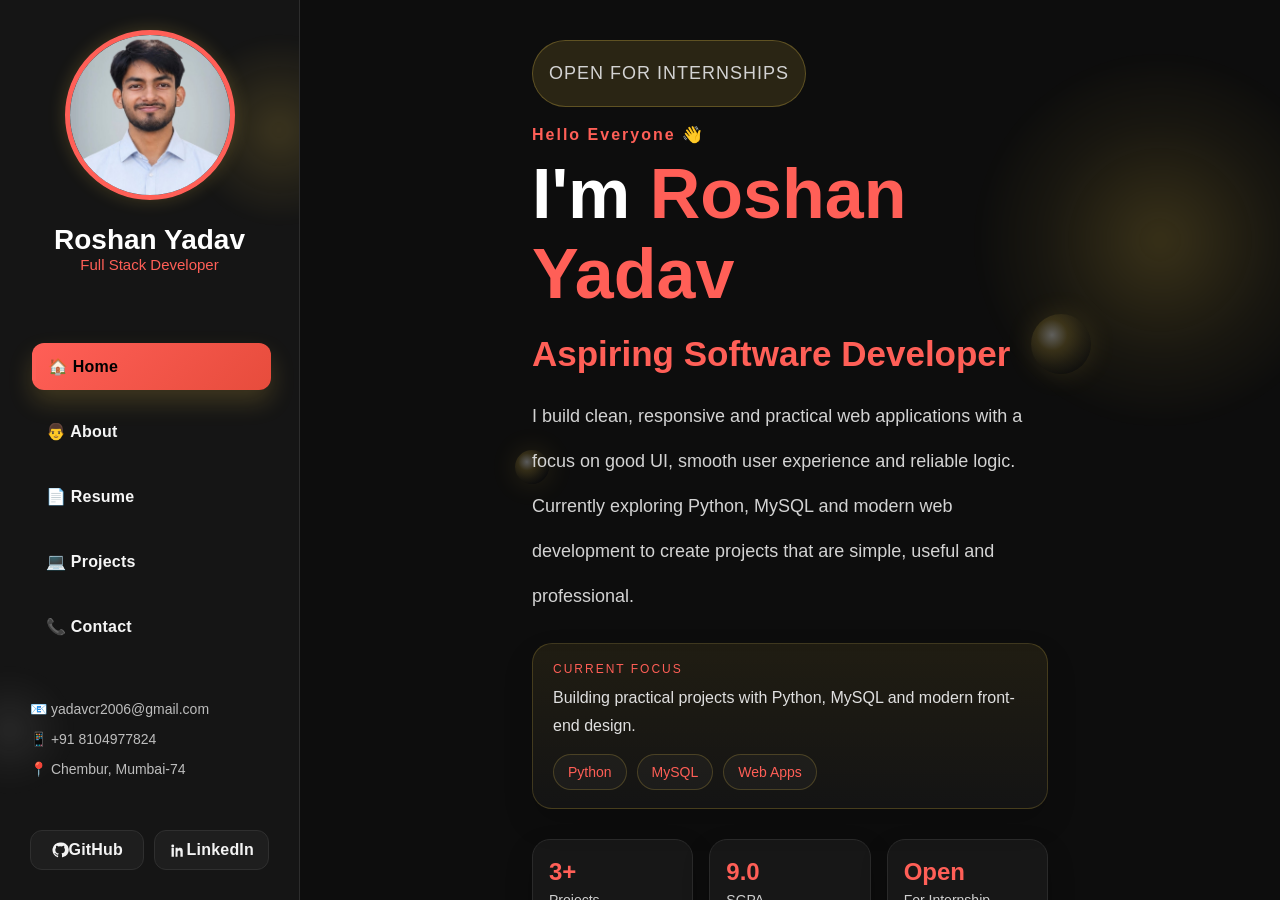
<file: index.html>
<!DOCTYPE html>
<html lang="en">

<head>

    <meta charset="UTF-8">

    <meta name="viewport" content="width=device-width, initial-scale=1.0">

    <title>Roshan Yadav | Portfolio</title>

    <link rel="stylesheet" href="style.css">

</head>

<body>

    <!-- ================= Sidebar ================= -->

    <aside class="sidebar">

        <div class="profile">

            <img src="profile.jpeg" alt="Roshan Yadav">

            <h2>Roshan Yadav</h2>

            <span class="role">Full Stack Developer</span>

        </div>

        <nav>

            <ul>

                <li><a class="active" href="#home">🏠 Home</a></li>

                <li><a href="#about">👨 About</a></li>

                <li><a href="#resume">📄 Resume</a></li>

                <li><a href="#projects">💻 Projects</a></li>

                <li><a href="#contact">📞 Contact</a></li>

            </ul>

        </nav>

        <div class="contact-info">

            <p>📧 yadavcr2006@gmail.com</p>

            <p>📱 +91 8104977824</p>

            <p>📍 Chembur, Mumbai-74</p>

        </div>

        <div class="social">

            <a href="#" aria-label="GitHub">
                <svg viewBox="0 0 24 24" aria-hidden="true">
                    <path d="M12 2a10 10 0 0 0-3.16 19.5c.5.1.68-.22.68-.48v-1.7c-2.77.6-3.36-1.18-3.36-1.18-.46-1.16-1.13-1.47-1.13-1.47-.93-.64.07-.63.07-.63 1.03.08 1.57 1.06 1.57 1.06.92 1.57 2.42 1.12 3.01.86.09-.67.36-1.12.65-1.38-2.21-.25-4.54-1.11-4.54-4.95 0-1.09.39-1.98 1.03-2.68-.11-.26-.45-1.3.1-2.71 0 0 .84-.27 2.75 1.02a9.4 9.4 0 0 1 5 0c1.91-1.29 2.75-1.02 2.75-1.02.55 1.41.21 2.45.1 2.71.64.7 1.03 1.59 1.03 2.68 0 3.85-2.34 4.7-4.56 4.95.37.32.7.94.7 1.9v2.82c0 .27.18.59.69.48A10 10 0 0 0 12 2z"/>
                </svg>
                <span>GitHub</span>
            </a>

            <a href="#" aria-label="LinkedIn">
                <svg viewBox="0 0 24 24" aria-hidden="true">
                    <path d="M6.94 6.5A1.94 1.94 0 1 1 3.06 6.5a1.94 1.94 0 0 1 3.88 0zM3.4 8.98h3.1V21H3.4V8.98zm5.34 0h2.97v1.64h.04c.41-.77 1.41-1.59 2.9-1.59 3.1 0 3.67 2.04 3.67 4.69V21h-3.1v-5.34c0-1.27-.03-2.91-1.77-2.91-1.77 0-2.04 1.38-2.04 2.81V21H8.74V8.98z"/>
                </svg>
                <span>LinkedIn</span>
            </a>

        </div>

    </aside>

    <!-- ================= Main Content ================= -->

    <main class="content">

        <section class="home" id="home">

            <div class="bubble-field" aria-hidden="true">

                <span></span>
                <span></span>
                <span></span>
                <span></span>
                <span></span>

            </div>

            <!-- Left Side -->

            <div class="home-left">

                <p class="hero-badge">Open for internships</p>

                <h4>Hello Everyone 👋</h4>

                <h1>
                    I'm
                    <span>Roshan Yadav</span>
                </h1>

                <h3 id="typing"></h3>

                <p class="hero-copy">

                    I build clean, responsive and practical web applications with
                    a focus on good UI, smooth user experience and reliable logic.

                    Currently exploring Python, MySQL and modern web development
                    to create projects that are simple, useful and professional.

                </p>

                <div class="focus-strip" data-reveal>

                    <div class="focus-label">Current Focus</div>

                    <p>Building practical projects with Python, MySQL and modern front-end design.</p>

                    <div class="focus-chips">

                        <span>Python</span>
                        <span>MySQL</span>
                        <span>Web Apps</span>

                    </div>

                </div>

                <div class="hero-highlights">

                    <div class="highlight-card">

                        <span>3+</span>
                        <p>Projects</p>

                    </div>

                    <div class="highlight-card">

                        <span>9.0</span>
                        <p>SGPA</p>

                    </div>

                    <div class="highlight-card">

                        <span>Open</span>
                        <p>For Internship</p>

                    </div>

                </div>

                <div class="buttons">

                    <a href="resume.html" class="btn">

                        View Resume

                    </a>

                    <a href="contact.html" class="btn btn2">

                        Contact Me

                    </a>

                </div>

                <div class="home-social">

                    <a href="#" aria-label="GitHub">
                        <svg viewBox="0 0 24 24" aria-hidden="true">
                            <path d="M12 2a10 10 0 0 0-3.16 19.5c.5.1.68-.22.68-.48v-1.7c-2.77.6-3.36-1.18-3.36-1.18-.46-1.16-1.13-1.47-1.13-1.47-.93-.64.07-.63.07-.63 1.03.08 1.57 1.06 1.57 1.06.92 1.57 2.42 1.12 3.01.86.09-.67.36-1.12.65-1.38-2.21-.25-4.54-1.11-4.54-4.95 0-1.09.39-1.98 1.03-2.68-.11-.26-.45-1.3.1-2.71 0 0 .84-.27 2.75 1.02a9.4 9.4 0 0 1 5 0c1.91-1.29 2.75-1.02 2.75-1.02.55 1.41.21 2.45.1 2.71.64.7 1.03 1.59 1.03 2.68 0 3.85-2.34 4.7-4.56 4.95.37.32.7.94.7 1.9v2.82c0 .27.18.59.69.48A10 10 0 0 0 12 2z"/>
                        </svg>
                        <span>GitHub</span>
                    </a>
                    <a href="#" aria-label="LinkedIn">
                        <svg viewBox="0 0 24 24" aria-hidden="true">
                            <path d="M6.94 6.5A1.94 1.94 0 1 1 3.06 6.5a1.94 1.94 0 0 1 3.88 0zM3.4 8.98h3.1V21H3.4V8.98zm5.34 0h2.97v1.64h.04c.41-.77 1.41-1.59 2.9-1.59 3.1 0 3.67 2.04 3.67 4.69V21h-3.1v-5.34c0-1.27-.03-2.91-1.77-2.91-1.77 0-2.04 1.38-2.04 2.81V21H8.74V8.98z"/>
                        </svg>
                        <span>LinkedIn</span>
                    </a>
                    <a href="#" aria-label="WhatsApp">
                        <svg viewBox="0 0 24 24" aria-hidden="true">
                            <path d="M20.5 3.5A10.7 10.7 0 0 0 3.2 16.35L2 22l5.8-1.52A10.7 10.7 0 1 0 20.5 3.5zm-8.5 16.1a8.8 8.8 0 0 1-4.48-1.22l-.32-.19-3.4.89.91-3.31-.2-.34a8.8 8.8 0 1 1 7.49 4.17zm5.1-6.39c-.28-.14-1.64-.81-1.9-.91-.25-.09-.43-.14-.62.14-.18.28-.71.91-.87 1.1-.16.18-.32.21-.59.07-.28-.14-1.17-.43-2.23-1.38-.83-.74-1.39-1.65-1.56-1.93-.16-.28-.02-.43.12-.57.12-.12.28-.32.42-.48.14-.16.18-.28.28-.47.09-.18.05-.35-.02-.49-.07-.14-.62-1.49-.85-2.04-.23-.55-.46-.48-.62-.49l-.53-.01c-.18 0-.49.07-.74.35s-.97.95-.97 2.32.99 2.7 1.13 2.89c.14.18 1.97 3.02 4.77 4.24.67.29 1.19.47 1.6.61.67.21 1.28.18 1.76.11.54-.08 1.64-.67 1.87-1.31.23-.64.23-1.19.16-1.31-.07-.11-.25-.18-.53-.32z"/>
                        </svg>
                        <span>WhatsApp</span>
                    </a>

                </div>

                <div class="featured-project" data-reveal>

                    <p class="featured-label">Featured Project</p>

                    <h4>Offline Chat System</h4>

                    <p>
                        A Python and MySQL based local chat application built for
                        simple offline communication with a clean interface.
                    </p>

                    <a href="projects.html">View all projects</a>

                </div>

                <div class="quote-card" data-reveal>

                    <p>"I like building simple ideas into working products that feel clean, useful and easy to use."</p>

                    <span>Roshan Yadav</span>

                </div>

                <div class="scroll-hint">

                    <span>Scroll down</span>
                    <div class="scroll-mouse">
                        <div class="scroll-wheel"></div>
                    </div>

                </div>

            </div>

            <!-- Right Side -->

            <div class="home-right">

                <div class="developer-card">

                    <div class="card-top">

                        <div class="circle red"></div>

                        <div class="circle red"></div>

                        <div class="circle green"></div>

                    </div>

                    <div class="code">

                        <h2>Profile Snapshot</h2>

                        <p class="profile-line">B.Sc Computer Science Student</p>

                        <p class="profile-line">Front-end + Python + MySQL</p>

                        <p class="profile-line">Focus on clean UI and practical projects</p>

                        <div class="tech tech-home">

                            <span>Python</span>
                            <span>MySQL</span>
                            <span>HTML</span>
                            <span>CSS</span>
                            <span>JavaScript</span>

                        </div>


                    </div>

                </div>

                <div class="experience-box">

                    <h2>2026</h2>

                    <span>Ready to learn, build and contribute</span>

                </div>

            </div>

        </section>

        <section class="about" id="about">

            <h1>About Me</h1>

            <div class="line"></div>

            <p>

                Hello! I'm <span>Roshan Yadav</span>, a second-year B.Sc Computer
                Science student with a strong interest in cyber security,
                finance, and electronics.

                I like understanding how systems work, how data moves, and how
                technology can be used to solve practical problems in a secure
                and efficient way.

            </p>

            <p>

                Along with my academics, I keep building small projects to
                improve my skills in web development, Python, MySQL, and basic
                backend logic.

                My goal is to grow into a professional who can build reliable,
                user-friendly, and well-structured digital solutions.

            </p>

            <h2>What I'm Focusing On</h2>

            <div class="services">

                <div class="service-card">

                    <h3>🛡 Cyber Security</h3>

                    <p>

                        Building a strong foundation in security concepts,
                        safe practices, and the way systems are protected.

                    </p>

                </div>

                <div class="service-card">

                    <h3>💼 Finance Interest</h3>

                    <p>

                        Interested in finance, investments, and learning how
                        money works through analysis, planning, and informed
                        decision-making.

                    </p>

                </div>

                <div class="service-card">

                    <h3>🔌 Electronics</h3>

                    <p>

                        Comfortable with basic electronics concepts and how
                        hardware and software can work together in practical systems.

                    </p>

                </div>

                <div class="service-card">

                    <h3>🌐 Web Development</h3>

                    <p>

                        Building responsive, clean, and simple web interfaces
                        using HTML, CSS, JavaScript, and backend fundamentals.

                    </p>

                </div>

            </div>

        </section>

        <section class="resume" id="resume">

            <h1>Resume Snapshot</h1>

            <div class="line"></div>

            <div class="resume-grid">

                <div class="resume-card">

                    <h2>Education</h2>

                    <div class="resume-entry">

                        <h3>B.Sc. Computer Science (Pursuing)</h3>

                        <span>Vivekanand Education Society's College (VESASC), Chembur</span>

                        <ul class="resume-list">

                            <li>Semester 1 CGPA: 7.80</li>
                            <li>Semester 2 SGPA: 9.0</li>

                        </ul>

                    </div>

                    <div class="resume-entry">

                        <h3>HSC (12th Grade)</h3>

                        <span>Swami Vivekanand Junior College, Chembur</span>

                        <ul class="resume-list">

                            <li>Percentage: 70.00%</li>

                        </ul>

                    </div>

                </div>

                <div class="resume-card">

                    <h2>Skills</h2>

                    <div class="chip-grid">

                        <span>Python</span>
                        <span>MySQL</span>
                        <span>HTML5</span>
                        <span>CSS3</span>
                        <span>JavaScript</span>
                        <span>Node.js</span>
                        <span>Express.js</span>
                        <span>Electronics</span>
                        <span>Cyber Security</span>

                    </div>

                    <div class="resume-entry">

                        <h3>Professional Focus</h3>

                        <p>

                            Building practical projects, learning secure coding
                            practices, and exploring technology with a mix of
                            software, finance, and hardware understanding.

                        </p>

                    </div>

                    <div class="resume-download">

                        <a href="resume.html" class="btn">Open Full Resume</a>

                    </div>

                </div>

            </div>

        </section>

        <section class="projects" id="projects">

            <h1>My Projects</h1>

            <div class="line"></div>

            <p class="project-intro">

                A selected set of projects focused on Python, MySQL and web design.

            </p>

            <div class="project-grid">

                <div class="project-card">

                    <div class="project-image">📚</div>

                    <h2>Library Management System</h2>

                    <p>

                        A Python and MySQL based system for managing books,
                        members, and transactions with a simple and efficient workflow.

                    </p>

                    <div class="tech">

                        <span>Python</span>
                        <span>MySQL</span>
                        <span>Tkinter</span>

                    </div>

                </div>

                <div class="project-card">

                    <div class="project-image">💬</div>

                    <h2>Offline Chat System</h2>

                    <p>

                        A local chat application built with Python and MySQL that
                        supports offline messaging and basic real-time style conversation flow.

                    </p>

                    <div class="tech">

                        <span>Python</span>
                        <span>MySQL</span>
                        <span>GUI</span>

                    </div>

                </div>

                <div class="project-card">

                    <div class="project-image">🌸</div>

                    <h2>Anime Website</h2>

                    <p>

                        A visually styled anime website featuring anime listings,
                        category sections, and a clean responsive layout for browsing content.

                    </p>

                    <div class="tech">

                        <span>HTML</span>
                        <span>CSS</span>
                        <span>JavaScript</span>

                    </div>

                </div>

            </div>

            <div class="resume-download">

                <a href="projects.html" class="btn">Open Full Projects Page</a>

            </div>

        </section>

        <section class="contact" id="contact">

            <h1>Contact Me</h1>

            <div class="line"></div>

            <p class="contact-text">

                Have a project or internship opportunity?
                Feel free to contact me.

            </p>

            <div class="contact-container">

                <div class="contact-details">

                    <div class="info-card">

                        <h3>📧 Email</h3>

                        <p>yadavcr2006@gmail.com</p>

                    </div>

                    <div class="info-card">

                        <h3>📱 Phone</h3>

                        <p>+91 8104977824</p>

                    </div>

                    <div class="info-card">

                        <h3>📍 Address</h3>

                        <p>Chembur, Mumbai-74</p>

                    </div>

                </div>

                <form id="contactForm">

                    <input type="text" id="name" placeholder="Your Name" required>

                    <input type="email" id="email" placeholder="Your Email" required>

                    <input type="text" id="subject" placeholder="Subject" required>

                    <textarea id="message" rows="7" placeholder="Write your message..." required></textarea>

                    <button type="submit" class="btn">Send Message</button>

                </form>

            </div>

        </section>

    </main>

    <script src="script.js"></script>

</body>

</html>
</file>
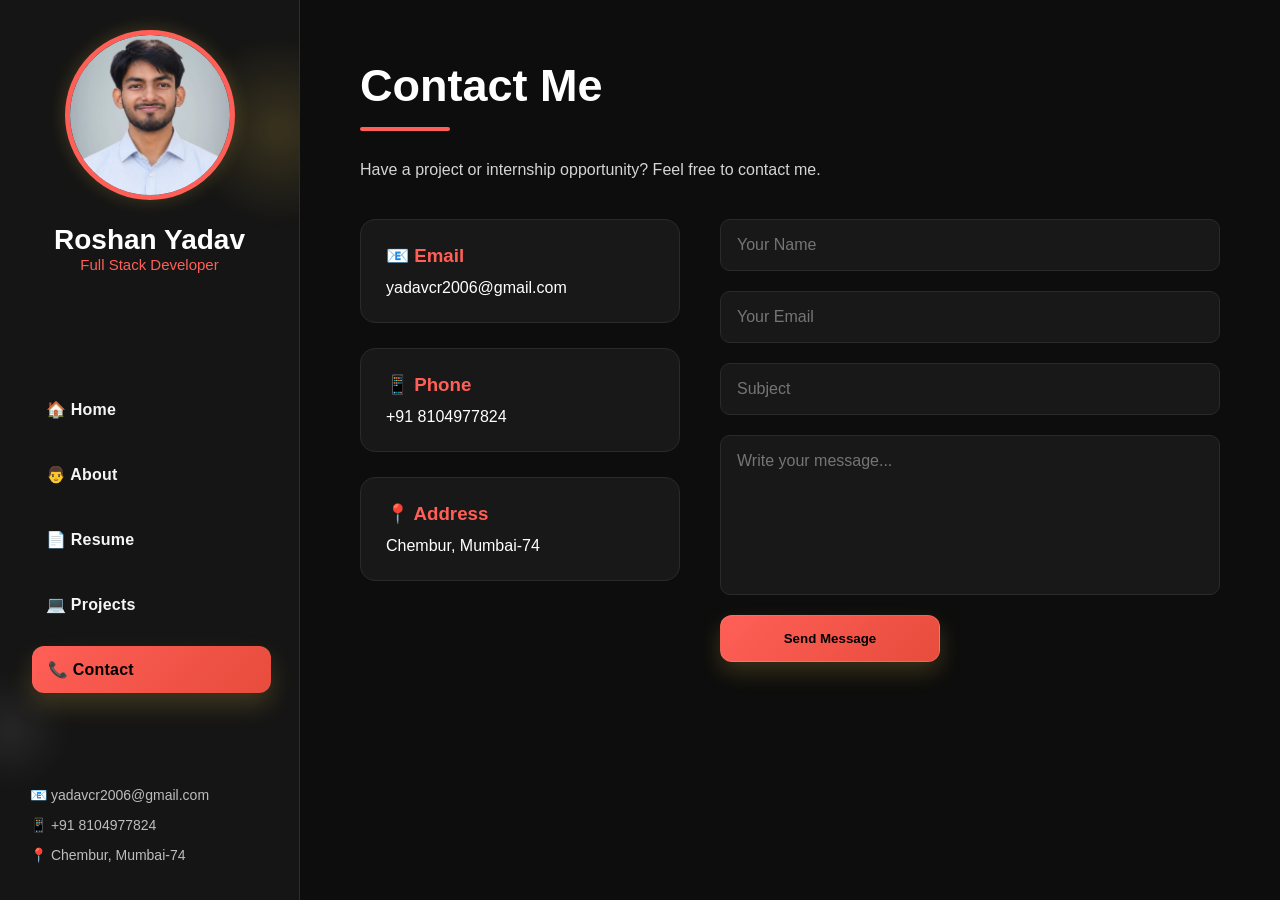
<file: contact.html>
<!DOCTYPE html>
<html lang="en">

<head>

    <meta charset="UTF-8">

    <meta name="viewport" content="width=device-width, initial-scale=1.0">

    <title>Contact | Roshan Yadav</title>

    <link rel="stylesheet" href="style.css">

</head>

<body>

    <!-- Sidebar -->

    <aside class="sidebar">

        <div class="profile">

            <img src="profile.jpeg" alt="Roshan">

            <h2>Roshan Yadav</h2>

            <span class="role">Full Stack Developer</span>

        </div>

        <nav>

            <ul>

                <li><a href="index.html">🏠 Home</a></li>

                <li><a href="about.html">👨 About</a></li>

                <li><a href="resume.html">📄 Resume</a></li>

                <li><a href="projects.html">💻 Projects</a></li>

                <li><a class="active" href="contact.html">📞 Contact</a></li>

            </ul>

        </nav>

        <div class="contact-info">

            <p>📧 yadavcr2006@gmail.com</p>

            <p>📱 +91 8104977824</p>

            <p>📍 Chembur, Mumbai-74</p>

        </div>

    </aside>

    <!-- Main -->

    <main class="content">

        <section class="contact">

            <h1>Contact Me</h1>

            <div class="line"></div>

            <p class="contact-text">

                Have a project or internship opportunity?
                Feel free to contact me.

            </p>

            <div class="contact-container">

                <!-- Left -->

                <div class="contact-details">

                    <div class="info-card">

                        <h3>📧 Email</h3>

                        <p>yadavcr2006@gmail.com</p>

                    </div>

                    <div class="info-card">

                        <h3>📱 Phone</h3>

                        <p>+91 8104977824</p>

                    </div>

                    <div class="info-card">

                        <h3>📍 Address</h3>

                        <p>Chembur, Mumbai-74</p>

                    </div>

                </div>

                <!-- Right -->

                <form id="contactForm">

                    <input
                        type="text"
                        id="name"
                        placeholder="Your Name"
                        required>

                    <input
                        type="email"
                        id="email"
                        placeholder="Your Email"
                        required>

                    <input
                        type="text"
                        id="subject"
                        placeholder="Subject"
                        required>

                    <textarea
                        id="message"
                        rows="7"
                        placeholder="Write your message..."
                        required></textarea>

                    <button
                        type="submit"
                        class="btn">

                        Send Message

                    </button>

                </form>

            </div>

        </section>

    </main>

    <script src="script.js"></script>

</body>

</html>
</file>
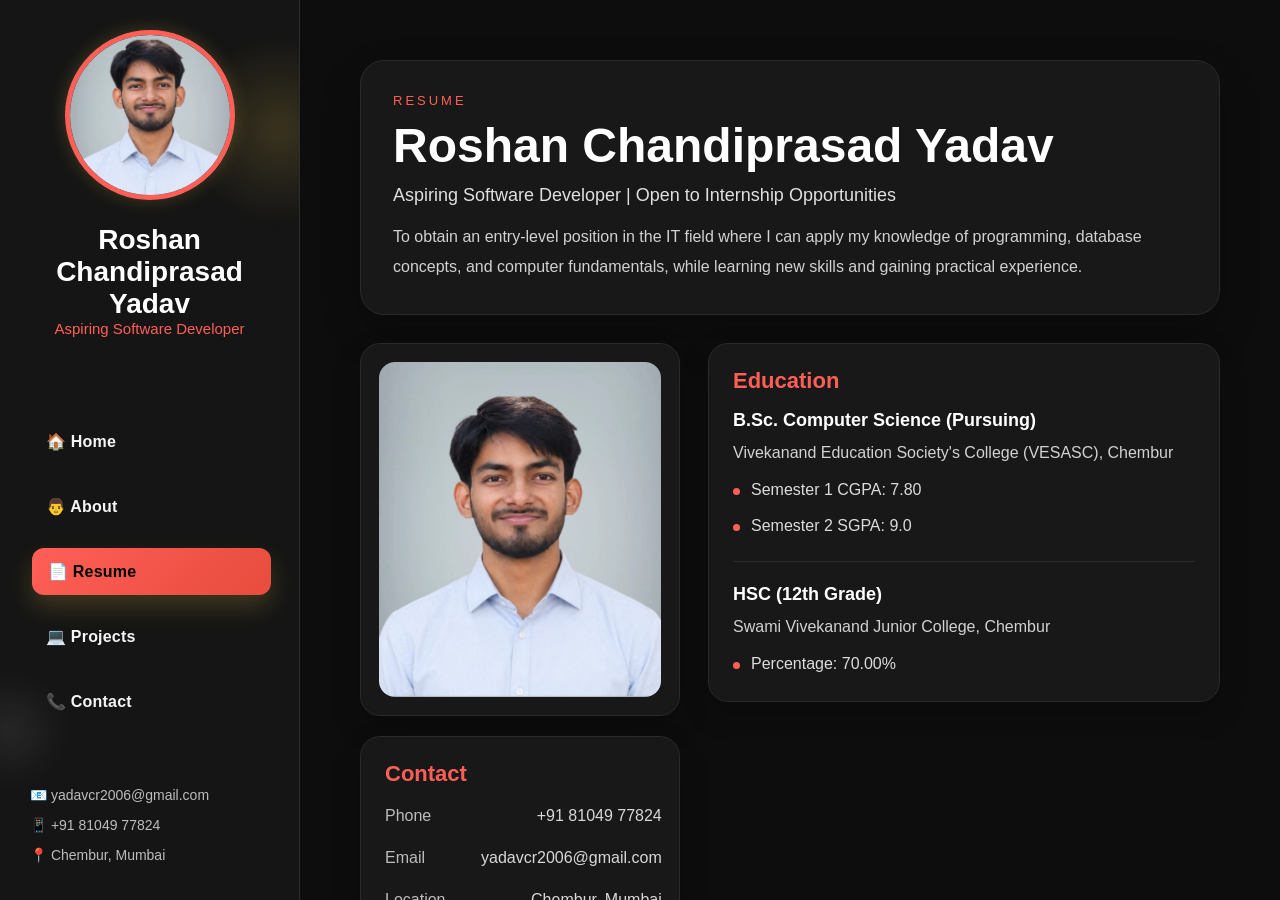
<file: resume.html>
<!DOCTYPE html>
<html lang="en">

<head>

    <meta charset="UTF-8">
    <meta name="viewport" content="width=device-width, initial-scale=1.0">

    <title>Resume | Roshan Yadav</title>

    <link rel="stylesheet" href="style.css">

</head>

<body>

    <!-- Sidebar -->

    <aside class="sidebar">

        <div class="profile">

            <img src="profile.jpeg" alt="Roshan">

            <h2>Roshan Chandiprasad Yadav</h2>

            <span class="role">Aspiring Software Developer</span>

        </div>

        <nav>

            <ul>

                <li><a href="index.html">🏠 Home</a></li>
                <li><a href="about.html">👨 About</a></li>
                <li><a class="active" href="resume.html">📄 Resume</a></li>
                <li><a href="projects.html">💻 Projects</a></li>
                <li><a href="contact.html">📞 Contact</a></li>

            </ul>

        </nav>

        <div class="contact-info">

            <p>📧 yadavcr2006@gmail.com</p>
            <p>📱 +91 81049 77824</p>
            <p>📍 Chembur, Mumbai</p>

        </div>

    </aside>

    <!-- Resume Content -->

    <main class="content">

        <section class="resume">

            <header class="resume-hero" data-reveal>

                <p class="resume-kicker">Resume</p>

                <h1>Roshan Chandiprasad Yadav</h1>

                <p class="resume-summary">Aspiring Software Developer | Open to Internship Opportunities</p>

                <p class="resume-objective">

                    To obtain an entry-level position in the IT field where I can apply my
                    knowledge of programming, database concepts, and computer fundamentals,
                    while learning new skills and gaining practical experience.

                </p>

            </header>

            <div class="resume-grid">

                <aside class="resume-aside">

                    <div class="resume-card resume-photo-card" data-reveal>

                        <img src="profile.jpeg" alt="Roshan Chandiprasad Yadav">

                    </div>

                    <div class="resume-card" data-reveal>

                        <h2>Contact</h2>

                        <div class="contact-list">

                            <p class="contact-line"><span>Phone</span><span>+91 81049 77824</span></p>
                            <p class="contact-line"><span>Email</span><span>yadavcr2006@gmail.com</span></p>
                            <p class="contact-line"><span>Location</span><span>Chembur, Mumbai</span></p>

                        </div>

                    </div>

                    <div class="resume-card" data-reveal>

                        <h2>Technical Skills</h2>

                        <div class="skill-groups">

                            <div class="skill-group">

                                <h3>Programming Languages</h3>
                                <p>Python, R</p>

                            </div>

                            <div class="skill-group">

                                <h3>Web Technologies</h3>
                                <p>HTML, CSS, JavaScript, PHP</p>

                            </div>

                            <div class="skill-group">

                                <h3>Database</h3>
                                <p>MySQL</p>

                            </div>

                            <div class="skill-group">

                                <h3>Tools & Concepts</h3>
                                <p>ChatGPT, Prompt Engineering basics, GUI Development (Tkinter), Basic Logic Building, Electronics basics</p>

                            </div>

                        </div>

                    </div>

                    <div class="resume-card" data-reveal>

                        <h2>Tools & Technologies</h2>

                        <div class="chip-grid">

                            <span>VS Code</span>
                            <span>Git</span>
                            <span>GitHub</span>
                            <span>MySQL</span>
                            <span>Node.js</span>
                            <span>Express.js</span>
                            <span>HTML5</span>
                            <span>CSS3</span>
                            <span>JavaScript</span>

                        </div>

                    </div>

                </aside>

                <div class="resume-main">

                    <section class="resume-card" data-reveal>

                        <h2>Education</h2>

                        <div class="resume-entry">

                            <h3>B.Sc. Computer Science (Pursuing)</h3>

                            <span>Vivekanand Education Society's College (VESASC), Chembur</span>

                            <ul class="resume-list">

                                <li>Semester 1 CGPA: 7.80</li>
                                <li>Semester 2 SGPA: 9.0</li>

                            </ul>

                        </div>

                        <div class="resume-entry">

                            <h3>HSC (12th Grade)</h3>

                            <span>Swami Vivekanand Junior College, Chembur</span>

                            <ul class="resume-list">

                                <li>Percentage: 70.00%</li>

                            </ul>

                        </div>

                    </section>

                    <section class="resume-card" data-reveal>

                        <h2>Projects</h2>

                        <div class="resume-entry">

                            <h3>Library Management System (Python + MySQL)</h3>

                            <ul class="resume-list">

                                <li>Developed a GUI-based application using Python (Tkinter) and MySQL for managing books, members, and transactions.</li>
                                <li>Designed a scalable database structure supporting multiple book copies and advanced queries.</li>
                                <li>Implemented modular coding, error handling, and role-based access control.</li>
                                <li>Built a user-friendly interface with multi-page navigation and professional GUI design.</li>

                            </ul>

                        </div>

                        <div class="resume-entry">

                            <h3>Offline Chat System</h3>

                            <ul class="resume-list">

                                <li>Built an offline chat application that allows users to send and receive messages on a local network without internet dependency.</li>
                                <li>Focused on simple user interface, fast message delivery, and smooth communication between connected devices.</li>
                                <li>Added core chat features such as message display, user connection handling, and basic conversation flow.</li>

                            </ul>

                        </div>

                    </section>

                    <section class="resume-card" data-reveal>

                        <h2>Internship / Experience</h2>

                        <p class="resume-note">“Aspiring Software Developer | Open to Internship Opportunities”</p>

                    </section>

                    <section class="resume-card" data-reveal>

                        <h2>Extracurricular Activities</h2>

                        <ul class="resume-list">

                            <li>Actively participated in college events and group activities.</li>
                            <li>Chess, running.</li>

                        </ul>

                    </section>

                </div>

            </div>

            <div class="resume-download" data-reveal>

                <a href="resume.pdf" class="btn">

                    Download Resume

                </a>

            </div>

        </section>

    </main>

    <script src="script.js"></script>

</body>

</html>
</file>
<file: style.css>
*{
    margin:0;
    padding:0;
    box-sizing:border-box;
    font-family:"Trebuchet MS", "Segoe UI", Arial, sans-serif;
}

.sidebar{

    position:fixed;

    top:0;

    left:0;

    width:300px;

    height:100vh;

    background:#151515;

    border-right:1px solid #2d2d2d;

    display:flex;

    flex-direction:column;

    justify-content:space-between;

    padding:30px;

    animation:slideLeft .6s ease both;

    position:fixed;

    overflow:hidden;

}

.sidebar::before,
.sidebar::after{

    content:"";

    position:absolute;

    border-radius:50%;

    pointer-events:none;

    background:radial-gradient(circle, rgba(255,213,79,.16) 0%, rgba(255,213,79,.06) 45%, rgba(255,213,79,0) 75%);

    filter:blur(6px);

    z-index:0;

}

.sidebar::before{

    width:180px;

    height:180px;

    right:-70px;

    top:40px;

    animation:bubbleDrift 14s ease-in-out infinite;

}

.sidebar::after{

    width:120px;

    height:120px;

    left:-50px;

    bottom:110px;

    background:radial-gradient(circle, rgba(255,255,255,.08) 0%, rgba(255,255,255,.02) 50%, rgba(255,255,255,0) 78%);

    animation:bubbleDrift 18s ease-in-out infinite reverse;

}

.profile{

    text-align:center;

    position:relative;

    z-index:1;

}

.profile img{

    width:170px;

    height:170px;

    border-radius:50%;

    object-fit:cover;

    border:5px solid #ff5f57;

    box-shadow:0 0 18px rgba(255,213,79,.2);

    transition:.4s;

}

.profile img:hover{

    transform:scale(1.03);

    box-shadow:0 0 24px rgba(255,213,79,.3);

}

.profile h2{

    margin-top:20px;

    font-size:28px;

}

.role{

    color:#ff5f57;

    font-size:15px;

}

nav{

    margin-top:25px;

    position:relative;

    z-index:1;

}

nav ul{

    list-style:none;

}

nav ul li{

    margin:18px 0;

    animation:navFade .55s ease both;

}

nav ul li:nth-child(1){ animation-delay:.05s; }
nav ul li:nth-child(2){ animation-delay:.1s; }
nav ul li:nth-child(3){ animation-delay:.15s; }
nav ul li:nth-child(4){ animation-delay:.2s; }
nav ul li:nth-child(5){ animation-delay:.25s; }

nav ul li a{

    display:block;

    color:#f5f5f5;

    text-decoration:none;

    padding:14px 14px 14px 16px;

    border-radius:12px;

    transition:transform .25s ease, background-color .25s ease, color .25s ease, padding-left .25s ease, box-shadow .25s ease;

    font-size:16px;

    font-weight:600;

    letter-spacing:.2px;

    position:relative;

    overflow:hidden;

}

nav ul li a::before{

    content:"";

    position:absolute;

    left:0;

    top:50%;

    transform:translateY(-50%);

    width:4px;

    height:0;

    border-radius:999px;

    background:#ff5f57;

    transition:height .25s ease;

}

nav ul li a:hover,
.social a:hover{

    color:#ff5f57;

}

nav ul li a:hover{

    background:linear-gradient(135deg, rgba(255,255,255,.05), rgba(255,213,79,.04));

    padding-left:22px;

    transform:translateX(4px);

    box-shadow:0 10px 22px rgba(0,0,0,.2);

}

nav ul li a:hover::before,
.active::before{

    height:60%;

}

.active{

    background:linear-gradient(135deg, #ff5f57 0%, #e74c3c 100%);

    color:black !important;

    box-shadow:0 12px 24px rgba(255,213,79,.18);

    transform:translateX(2px);

}

.contact-info{

    color:#bdbdbd;

    font-size:14px;

    line-height:30px;

}

.social{

    display:flex;

    justify-content:space-between;

    margin-top:20px;

    gap:10px;

    position:relative;

    z-index:1;

}

.social a{

    display:inline-flex;

    align-items:center;

    justify-content:center;

    text-decoration:none;

    color:#f3f3f3;

    border:1px solid #2f2f2f;

    padding:10px 14px;

    border-radius:12px;

    transition:transform .25s ease, background-color .25s ease, color .25s ease, border-color .25s ease, box-shadow .25s ease;

    background:rgba(255,255,255,.04);

    font-size:16px;

    font-weight:600;

    letter-spacing:.2px;

    flex:1;

}

.social a:hover{

    background:linear-gradient(135deg, rgba(255,213,79,.12), rgba(255,255,255,.05));

    border-color:rgba(255,213,79,.45);

    transform:translateY(-2px);

    box-shadow:0 10px 18px rgba(0,0,0,.16);

}

html{

    scroll-behavior:smooth;

}

.home h4,
.home h1,
.home h3,
.home p,
.buttons{

    animation:softRise .7s ease both;

}

.home h1{

    animation-delay:.08s;

}

.home h3{

    animation-delay:.16s;

}

.home p{

    animation-delay:.24s;

}

.buttons{

    animation-delay:.32s;

}

.reveal{

    opacity:0;

    transform:translateY(18px);

    filter:blur(2px);

    transition:opacity .55s ease, transform .55s ease, filter .55s ease;

}

.reveal.is-visible{

    opacity:1;

    transform:translateY(0);

    filter:blur(0);

}

@keyframes softRise{

    from{

        opacity:0;

        transform:translateY(18px);

    }

    to{

        opacity:1;

        transform:translateY(0);

    }

}

@keyframes bubbleDrift{

    0%,100%{

        transform:translateY(0) translateX(0) scale(1);

        opacity:.75;

    }

    50%{

        transform:translateY(18px) translateX(-12px) scale(1.06);

        opacity:1;

    }

}

@keyframes slideLeft{

    from{

        opacity:0;

        transform:translateX(-24px);

    }

    to{

        opacity:1;

        transform:translateX(0);

    }

}

@keyframes navFade{

    from{

        opacity:0;

        transform:translateX(-10px);

    }

    to{

        opacity:1;

        transform:translateX(0);

    }

}

body{

    background:#0d0d0d;

    display:flex;

    color:white;

    overflow-x:hidden;

}

.content{

    margin-left:300px;

    width:calc(100% - 300px);

    padding:60px;

    height:100vh;

    overflow-y:auto;

    scroll-snap-type:y mandatory;

    scroll-behavior:smooth;

    scroll-padding-top:40px;

}

.home{

    display:flex;

    flex-direction:column;

    justify-content:center;

    min-height:100vh;

    scroll-snap-align:start;

}

.home h4{

    color:#ff5f57;

    letter-spacing:2px;

    margin-bottom:10px;

}

.home h1{

    font-size:60px;

    margin-bottom:10px;

}

.home h1 span{

    color:#ff5f57;

}

.home h3{

    color:#bdbdbd;

    margin-bottom:25px;

    font-size:30px;

}

.home p{

    max-width:650px;

    line-height:30px;

    color:#d3d3d3;

    font-size:18px;

}

.buttons{

    margin-top:40px;

    display:flex;

    flex-wrap:wrap;

    gap:14px;

}

.btn{

    display:inline-block;

    padding:15px 28px;

    background:linear-gradient(135deg, #ff5f57 0%, #e74c3c 100%);

    color:black;

    text-decoration:none;

    border-radius:12px;

    border:1px solid rgba(255,255,255,.12);

    transition:.4s;

    font-weight:bold;

    box-shadow:0 10px 22px rgba(255,213,79,.18);

}

.btn:hover{

    transform:translateY(-3px);

    box-shadow:0 16px 28px rgba(255,213,79,.24);

}

.btn2{

    background:transparent;

    color:#ff5f57;

    border:2px solid #ff5f57;

    box-shadow:none;

}

.btn2:hover{

    background:rgba(255,213,79,.08);

}

.home-social{

    display:flex;

    flex-wrap:wrap;

    gap:12px;

    margin-top:28px;

}

.home-social a{

    display:inline-flex;

    align-items:center;

    gap:8px;

    justify-content:center;

    padding:10px 16px;

    border-radius:999px;

    border:1px solid #2d2d2d;

    background:rgba(255,255,255,.03);

    color:#e7e7e7;

    text-decoration:none;

    transition:.3s;

}

.home-social a svg,
.social a svg{

    width:18px;

    height:18px;

    fill:currentColor;

    flex:0 0 auto;

}

.home-social a span,
.social a span{

    line-height:1;

}

.home-social a:hover{

    border-color:rgba(255,213,79,.45);

    color:#ff5f57;

    transform:translateY(-2px);

}

.featured-project{

    margin-top:28px;

    max-width:720px;

    background:rgba(24,24,24,.92);

    border:1px solid #2a2a2a;

    border-radius:20px;

    padding:22px;

    box-shadow:0 14px 30px rgba(0,0,0,.22);

}

.featured-label{

    display:inline-block;

    color:#ff5f57 !important;

    letter-spacing:2px;

    text-transform:uppercase;

    font-size:12px !important;

    margin-bottom:10px;

}

.featured-project h4{

    font-size:22px;

    color:#fff;

    margin-bottom:10px;

}

.featured-project p{

    color:#d2d2d2;

    line-height:28px;

    font-size:16px;

}

.featured-project a{

    display:inline-block;

    margin-top:14px;

    color:#ff5f57;

    text-decoration:none;

    font-weight:bold;

}

.featured-project a:hover{

    text-decoration:underline;

}

.quote-card{

    margin-top:18px;

    max-width:720px;

    padding:18px 20px;

    border-left:3px solid #ff5f57;

    background:rgba(255,255,255,.03);

    border-radius:0 16px 16px 0;

}

.quote-card p{

    color:#f0f0f0;

    line-height:30px;

    font-size:16px;

}

.quote-card span{

    display:block;

    margin-top:10px;

    color:#ff5f57;

    font-size:14px;

    letter-spacing:1px;

    text-transform:uppercase;

}

.scroll-hint{

    display:flex;

    align-items:center;

    gap:12px;

    margin-top:26px;

    color:#bdbdbd;

    font-size:13px;

    letter-spacing:1px;

    text-transform:uppercase;

}

.scroll-mouse{

    width:22px;

    height:34px;

    border:1px solid rgba(255,213,79,.55);

    border-radius:999px;

    display:flex;

    justify-content:center;

    padding-top:6px;

}

.scroll-wheel{

    width:4px;

    height:8px;

    border-radius:999px;

    background:#ff5f57;

    animation:scrollPulse 1.6s ease-in-out infinite;

}

@keyframes scrollPulse{

    0%{

        opacity:0;

        transform:translateY(0);

    }

    50%{

        opacity:1;

        transform:translateY(8px);

    }

    100%{

        opacity:0;

        transform:translateY(14px);

    }

}
.home{

    display:flex;

    justify-content:space-between;

    align-items:center;

    min-height:100vh;

    gap:60px;

}

.home-left{

    width:60%;

}

.home-right{

    width:40%;

    display:flex;

    justify-content:center;

}

.developer-card{

    background:#181818;

    padding:35px;

    border-radius:20px;

    width:100%;

    border:1px solid #2b2b2b;

    box-shadow:0px 0px 20px rgba(255,213,79,.15);

    transition:.4s;

}

.developer-card:hover{

    transform:translateY(-10px);

    box-shadow:0px 0px 35px rgba(255,213,79,.35);

}

.developer-card h2{

    color:#ff5f57;

    margin-bottom:15px;

}

.tech{

    display:flex;

    flex-wrap:wrap;

    gap:12px;

    margin-top:25px;

}

.tech span{

    background:#222;

    color:#ff5f57;

    padding:10px 18px;

    border-radius:30px;

    transition:.3s;

}

.tech span:hover{

    background:#ff5f57;

    color:black;

}
/* ================= HOME LAYOUT ================= */

.home{

    display:flex;

    justify-content:space-between;

    align-items:center;

    min-height:100vh;

    gap:70px;

    position:relative;

    isolation:isolate;

    position:relative;

    overflow:visible;

    height:auto;

    padding-bottom:40px;

}

.bubble-field{

    position:absolute;

    inset:0;

    overflow:hidden;

    pointer-events:none;

    z-index:0;

}

.bubble-field span{

    position:absolute;

    border-radius:50%;

    background:radial-gradient(circle at 35% 35%, rgba(255,255,255,.32) 0%, rgba(255,213,79,.16) 28%, rgba(255,213,79,.06) 55%, rgba(255,213,79,0) 75%);

    box-shadow:0 0 28px rgba(255,213,79,.12);

    animation:bubbleFloat 14s linear infinite;

}

.bubble-field span:nth-child(1){

    width:90px;

    height:90px;

    left:5%;

    bottom:12%;

    animation-duration:16s;

}

.bubble-field span:nth-child(2){

    width:34px;

    height:34px;

    left:18%;

    top:18%;

    animation-duration:11s;

    animation-delay:-3s;

}

.bubble-field span:nth-child(3){

    width:60px;

    height:60px;

    right:15%;

    top:12%;

    animation-duration:13s;

    animation-delay:-6s;

}

.bubble-field span:nth-child(4){

    width:42px;

    height:42px;

    right:8%;

    bottom:18%;

    animation-duration:10s;

    animation-delay:-2s;

}

.bubble-field span:nth-child(5){

    width:26px;

    height:26px;

    left:48%;

    bottom:14%;

    animation-duration:12s;

    animation-delay:-5s;

}

@keyframes bubbleFloat{

    0%{

        transform:translateY(0) translateX(0) scale(1);

        opacity:.15;

    }

    50%{

        transform:translateY(-40px) translateX(12px) scale(1.08);

        opacity:.42;

    }

    100%{

        transform:translateY(0) translateX(0) scale(1);

        opacity:.18;

    }

}

.home::before,
.home::after{

    content:"";

    position:absolute;

    border-radius:50%;

    pointer-events:none;

    z-index:0;

}

.home::before{

    width:360px;

    height:360px;

    right:-120px;

    top:20px;

    background:radial-gradient(circle, rgba(255,213,79,.18) 0%, rgba(255,213,79,.05) 45%, rgba(255,213,79,0) 75%);

    filter:blur(8px);

}

.home::after{

    width:240px;

    height:240px;

    left:-90px;

    bottom:20px;

    background:radial-gradient(circle, rgba(255,255,255,.07) 0%, rgba(255,255,255,.02) 45%, rgba(255,255,255,0) 75%);

    filter:blur(4px);

}

.about,
.resume,
.projects,
.contact{

    min-height:100vh;

    scroll-snap-align:start;

    padding-top:20px;

    padding-bottom:40px;

}

.home-left{

    flex:1;

    position:relative;

    z-index:1;

}

.home-right{

    width:420px;

    display:flex;

    flex-direction:column;

    align-items:center;

    justify-content:center;

    gap:25px;

    position:relative;

    z-index:1;

}

.home h1{

    font-size:70px;

}

.home h3{

    font-size:35px;

    color:#ff5f57;

    margin:20px 0;

}

.home p{

    line-height:45px;

    font-size:18px;

    max-width:700px;

}

.hero-badge{

    display:inline-flex;

    align-items:center;

    gap:8px;

    background:rgba(255,213,79,.12);

    color:#ff5f57;

    border:1px solid rgba(255,213,79,.25);

    padding:10px 16px;

    border-radius:999px;

    font-size:14px;

    letter-spacing:1px;

    text-transform:uppercase;

    margin-bottom:18px;

}

.hero-copy{

    color:#d9d9d9;

    line-height:34px;

    max-width:720px;

}

.focus-strip{

    margin-top:24px;

    max-width:720px;

    background:linear-gradient(180deg, rgba(255,213,79,.08), rgba(255,255,255,.03));

    border:1px solid rgba(255,213,79,.18);

    border-radius:20px;

    padding:18px 20px;

    box-shadow:0 14px 30px rgba(0,0,0,.16);

}

.focus-label{

    color:#ff5f57;

    text-transform:uppercase;

    letter-spacing:2px;

    font-size:12px;

    margin-bottom:8px;

}

.focus-strip p{

    color:#e0e0e0;

    font-size:16px;

    line-height:28px;

}

.focus-chips{

    display:flex;

    flex-wrap:wrap;

    gap:10px;

    margin-top:14px;

}

.focus-chips span{

    display:inline-flex;

    align-items:center;

    padding:9px 14px;

    border-radius:999px;

    border:1px solid rgba(255,213,79,.2);

    background:rgba(255,255,255,.03);

    color:#ff5f57;

    font-size:14px;

}

.hero-highlights{

    display:grid;

    grid-template-columns:repeat(3,minmax(0,1fr));

    gap:16px;

    margin-top:30px;

    max-width:720px;

}

.highlight-card{

    background:rgba(24,24,24,.92);

    border:1px solid #2a2a2a;

    border-radius:18px;

    padding:18px 16px;

    box-shadow:0 12px 28px rgba(0,0,0,.2);

}

.highlight-card span{

    display:block;

    color:#ff5f57;

    font-size:24px;

    font-weight:bold;

    margin-bottom:4px;

}

.highlight-card p{

    font-size:14px;

    line-height:20px;

    color:#cfcfcf;

}

.developer-card{

    width:100%;

    background:rgba(24,24,24,.92);

    border-radius:20px;

    border:1px solid #2a2a2a;

    padding:30px;

    box-shadow:0 0 25px rgba(255,213,79,.15);

    position:relative;

    z-index:1;

}

.profile-line{

    color:#d4d4d4;

    line-height:28px;

    margin:10px 0;

    font-size:16px;

}

.tech-home{

    margin-top:22px;

}

.card-top{

    display:flex;

    gap:10px;

    margin-bottom:25px;

}

.circle{

    width:14px;

    height:14px;

    border-radius:50%;

}

.red{

    background:#ff5f57;

}

.green{

    background:#28c840;

}

.code p{

    color:#d4d4d4;

    margin:12px 0;

}

.experience-box{

    background:linear-gradient(180deg, rgba(255,213,79,.98), rgba(255,213,79,.86));

    color:#111;

    width:170px;

    border-radius:20px;

    text-align:center;

    padding:20px;

    font-weight:bold;

    border:1px solid rgba(255,255,255,.2);

    box-shadow:0 16px 30px rgba(255,213,79,.15);

}

.experience-box span{

    display:block;

    line-height:24px;

}

.experience-box h2{

    font-size:45px;

}

@media (max-width: 1100px){

    .home{

        flex-direction:column;

        align-items:flex-start;

        gap:40px;

        min-height:auto;

        padding-top:20px;

        padding-bottom:20px;

    }

    .home-left,
    .home-right{

        width:100%;

    }

    .home-right{

        align-items:flex-start;

        max-width:560px;

    }

    .hero-highlights{

        grid-template-columns:repeat(3,minmax(0,1fr));

        width:100%;

    }

}

@media (max-width: 768px){

    .home{

        padding-top:10px;

    }

    .home h1{

        font-size:48px;

        line-height:1.1;

    }

    .home h3{

        font-size:24px;

        line-height:1.3;

    }

    .home p{

        line-height:30px;

        font-size:16px;

    }

    .hero-highlights{

        grid-template-columns:1fr;

    }

    .buttons{

        display:flex;

        flex-direction:column;

        gap:14px;

    }

    .btn{

        margin-right:0;

        text-align:center;

    }

    .home::before{

        width:220px;

        height:220px;

        right:-100px;

    }

    .home::after{

        width:160px;

        height:160px;

    }

    .featured-project{

        padding:18px;

    }

    .focus-strip{

        padding:16px;

    }

    .scroll-hint{

        margin-top:22px;

    }

    .quote-card{

        padding:16px 18px;

    }

}
/* ================= ABOUT PAGE ================= */

.about{

    animation:fadeUp .8s;

}

.about h1{

    font-size:45px;

}

.line{

    width:90px;

    height:4px;

    background:#ff5f57;

    margin:15px 0 30px;

    border-radius:20px;

}

.about p{

    color:#d6d6d6;

    line-height:35px;

    margin-bottom:20px;

    font-size:18px;

}

.about span{

    color:#ff5f57;

    font-weight:bold;

}

.about h2{

    margin-top:60px;

    margin-bottom:30px;

}

.services{

    display:grid;

    grid-template-columns:repeat(2,1fr);

    gap:30px;

}

.service-card{

    background:#181818;

    padding:30px;

    border-radius:15px;

    border:1px solid #2a2a2a;

    transition:.4s;

}

.service-card:hover{

    transform:translateY(-8px);

    box-shadow:0 0 25px rgba(255,213,79,.25);

}

.service-card h3{

    color:#ff5f57;

    margin-bottom:15px;

}

.service-card p{

    line-height:28px;

}
/* ================= RESUME ================= */

.resume h1{

    font-size:45px;

}

.timeline{

    margin-top:30px;

    border-left:3px solid #ff5f57;

    padding-left:30px;

}

.timeline-item{

    margin-bottom:40px;

    position:relative;

}

.timeline-item::before{

    content:"";

    position:absolute;

    left:-39px;

    top:5px;

    width:15px;

    height:15px;

    border-radius:50%;

    background:#ff5f57;

}

.timeline-item h3{

    color:#ff5f57;

}

.timeline-item span{

    color:#bdbdbd;

    display:block;

    margin:8px 0;

}

.timeline-item p{

    line-height:28px;

}

.skills{

    margin-top:40px;

}

.skill{

    margin-bottom:25px;

}

.progress{

    width:100%;

    height:14px;

    background:#222;

    border-radius:20px;

    overflow:hidden;

}

.progress-bar{

    height:100%;

    background:#ff5f57;

    text-align:right;

    padding-right:10px;

    font-size:12px;

    color:black;

    line-height:14px;

    border-radius:20px;

}

.html{

    width:95%;

}

.css{

    width:90%;

}

.js{

    width:80%;

}

.node{

    width:75%;

}

.mysql{

    width:85%;

}

.resume-download{

    margin-top:50px;

}

.resume{

    display:flex;

    flex-direction:column;

    gap:28px;

}

.resume-hero{

    background:#181818;

    border:1px solid #2a2a2a;

    border-radius:24px;

    padding:32px;

    box-shadow:0 18px 40px rgba(0,0,0,.22);

}

.resume-kicker{

    color:#ff5f57;

    letter-spacing:3px;

    text-transform:uppercase;

    font-size:13px;

    margin-bottom:10px;

}

.resume-hero h1{

    font-size:48px;

    margin-bottom:12px;

}

.resume-summary{

    font-size:18px;

    color:#e0e0e0;

    margin-bottom:16px;

}

.resume-objective{

    color:#d2d2d2;

    line-height:30px;

    max-width:980px;

}

.resume-grid{

    display:grid;

    grid-template-columns:320px minmax(0,1fr);

    gap:28px;

    align-items:start;

}

.resume-aside,
.resume-main{

    display:flex;

    flex-direction:column;

    gap:20px;

}

.resume-card{

    background:#181818;

    border:1px solid #2a2a2a;

    border-radius:20px;

    padding:24px;

    box-shadow:0 12px 30px rgba(0,0,0,.18);

    transition:transform .3s ease, box-shadow .3s ease, border-color .3s ease;

}

.resume-card:hover,
.resume-photo-card:hover,
.resume-hero:hover{

    transform:translateY(-6px);

    box-shadow:0 18px 34px rgba(0,0,0,.24);

    border-color:rgba(255,213,79,.3);

}

.resume-card h2{

    color:#ff5f57;

    margin-bottom:16px;

    font-size:22px;

}

.resume-photo-card{

    padding:18px;

}

.resume-photo-card img{

    width:100%;

    display:block;

    border-radius:16px;

    object-fit:cover;

}

.contact-list,
.skill-groups{

    display:grid;

    gap:16px;

}

.contact-line{

    display:flex;

    justify-content:space-between;

    gap:18px;

    color:#d8d8d8;

    line-height:26px;

}

.contact-line span:first-child{

    color:#bdbdbd;

    min-width:78px;

}

.skill-group h3,
.resume-entry h3{

    color:#ffffff;

    font-size:18px;

    margin-bottom:8px;

}

.skill-group p,
.resume-entry span,
.resume-note{

    color:#d2d2d2;

    line-height:28px;

}

.resume-entry + .resume-entry{

    margin-top:22px;

    padding-top:22px;

    border-top:1px solid #2b2b2b;

}

.resume-list{

    list-style:none;

    display:grid;

    gap:10px;

    margin-top:10px;

}

.resume-list li{

    position:relative;

    padding-left:18px;

    color:#dcdcdc;

    line-height:26px;

}

.resume-list li::before{

    content:"";

    position:absolute;

    left:0;

    top:11px;

    width:7px;

    height:7px;

    border-radius:50%;

    background:#ff5f57;

}

.chip-grid{

    display:flex;

    flex-wrap:wrap;

    gap:10px;

}

.chip-grid span{

    background:#222;

    color:#ff5f57;

    border:1px solid #333;

    padding:10px 14px;

    border-radius:999px;

}

.resume-download{

    margin-top:0;

}

.resume-download .btn{

    width:fit-content;

}

.resume-hero,
.resume-card,
.resume-photo-card{

    will-change:transform;

}

@media (max-width: 1100px){

    .resume-grid{

        grid-template-columns:1fr;

    }

    .resume-hero h1{

        font-size:40px;

    }

}

@media (max-width: 900px){

    body{

        flex-direction:column;

    }

    .sidebar{

        position:relative;

        width:100%;

        height:auto;

    }

    .content{

        margin-left:0;

        width:100%;

        padding:24px;

    }

    .resume-hero,
    .resume-card{

        padding:20px;

    }

}
/* ================= PROJECTS ================= */

.projects h1{

    font-size:45px;

}

.project-intro{

    color:#d4d4d4;

    margin:20px 0 40px;

    font-size:18px;

}

.project-grid{

    display:grid;

    grid-template-columns:repeat(2,1fr);

    gap:35px;

}

.project-card{

    background:#181818;

    border:1px solid #2a2a2a;

    border-radius:18px;

    padding:30px;

    transition:.4s;

}

.project-card:hover{

    transform:translateY(-12px);

    box-shadow:0 0 25px rgba(255,213,79,.25);

}

.project-image{

    width:80px;

    height:80px;

    background:#ff5f57;

    color:#111;

    font-size:40px;

    display:flex;

    justify-content:center;

    align-items:center;

    border-radius:15px;

    margin-bottom:20px;

}

.project-card h2{

    color:#ff5f57;

    margin-bottom:15px;

}

.project-card p{

    color:#d4d4d4;

    line-height:30px;

    margin-bottom:20px;

}

.project-buttons{

    display:flex;

    gap:15px;

    margin-top:25px;

}
/* ================= CONTACT ================= */

.contact h1{

    font-size:45px;

}

.contact-text{

    margin:20px 0 40px;

    color:#d4d4d4;

}

.contact-container{

    display:grid;

    grid-template-columns:320px 1fr;

    gap:40px;

}

.contact-details{

    display:flex;

    flex-direction:column;

    gap:25px;

}

.info-card{

    background:#181818;

    border:1px solid #2a2a2a;

    padding:25px;

    border-radius:15px;

    transition:.4s;

}

.info-card:hover{

    transform:translateY(-8px);

    box-shadow:0 0 20px rgba(255,213,79,.25);

}

.info-card h3{

    color:#ff5f57;

    margin-bottom:12px;

}

form{

    display:flex;

    flex-direction:column;

    gap:20px;

}

input,
textarea{

    background:#181818;

    border:1px solid #2a2a2a;

    color:white;

    padding:16px;

    border-radius:10px;

    font-size:16px;

    outline:none;

    transition:.3s;

}

input:focus,
textarea:focus{

    border:1px solid #ff5f57;

}

textarea{

    resize:none;

}

form button{

    width:220px;

    cursor:pointer;

}
</file>
